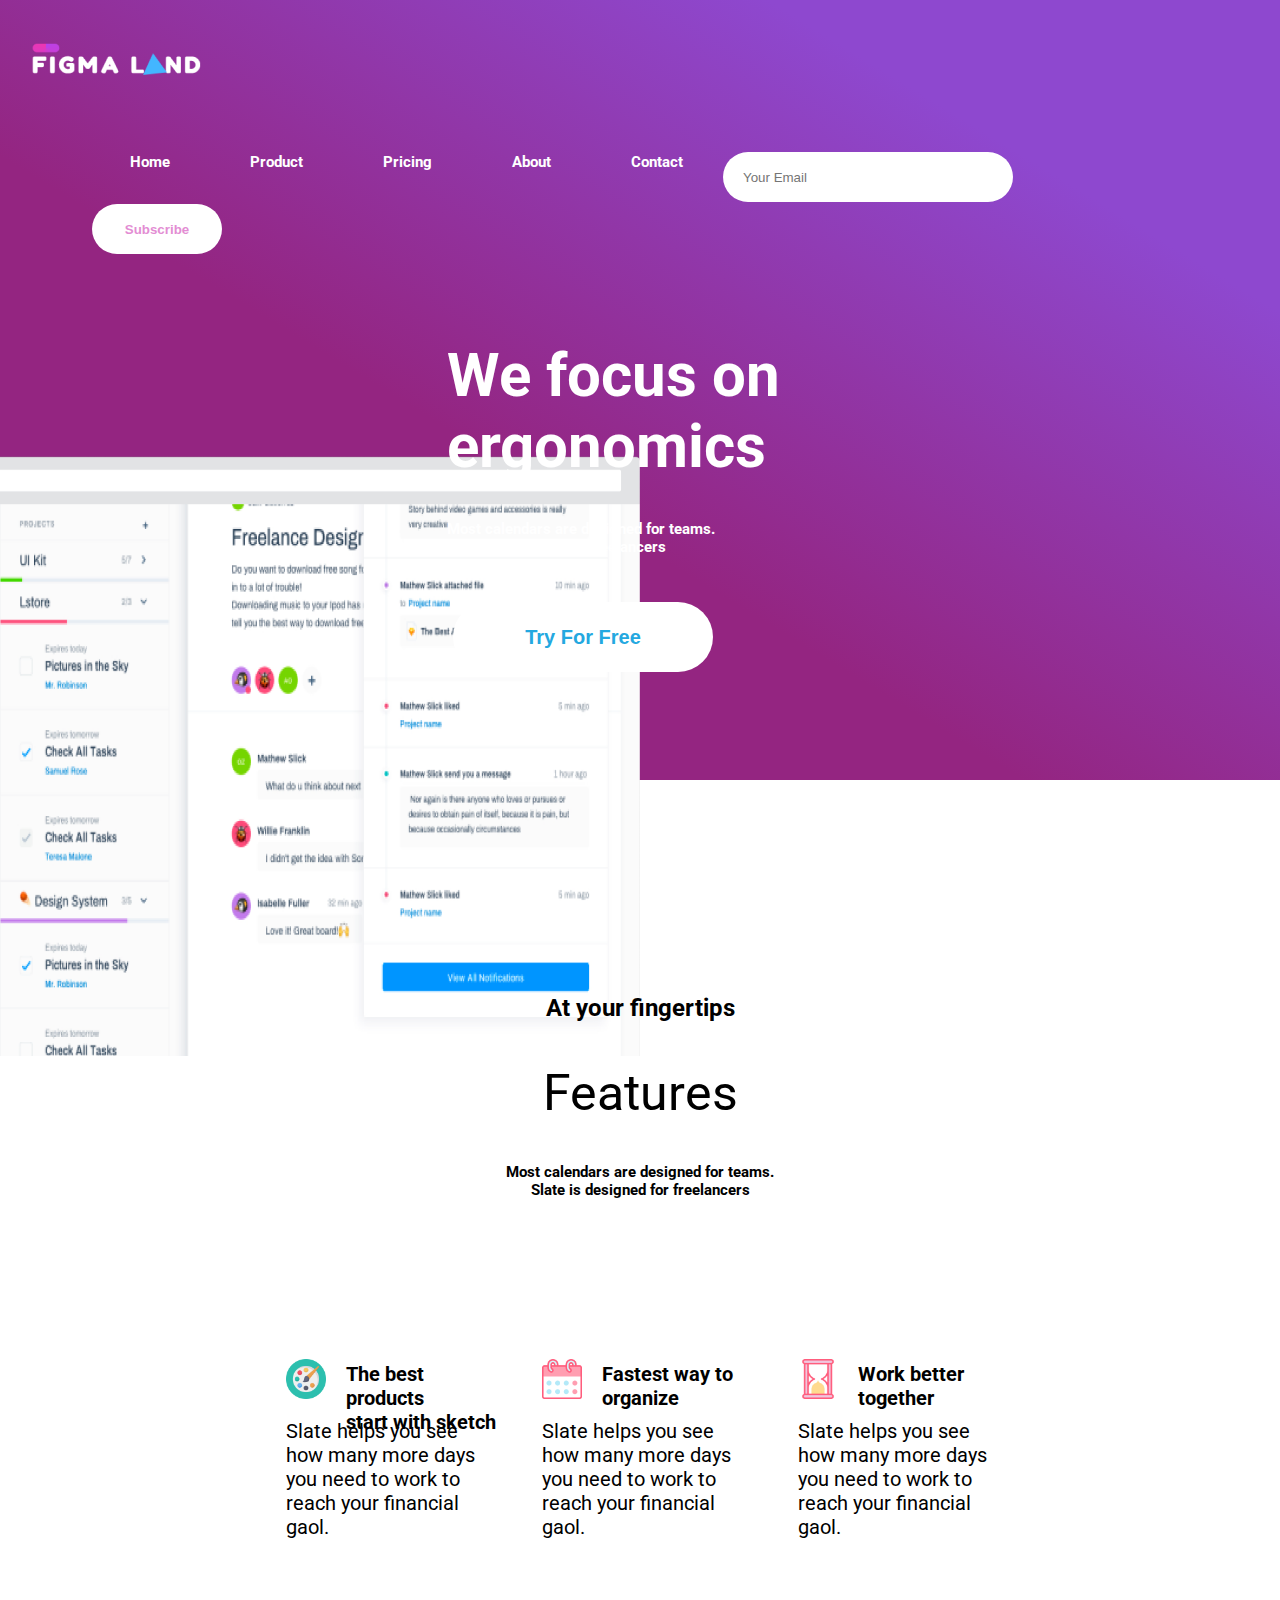
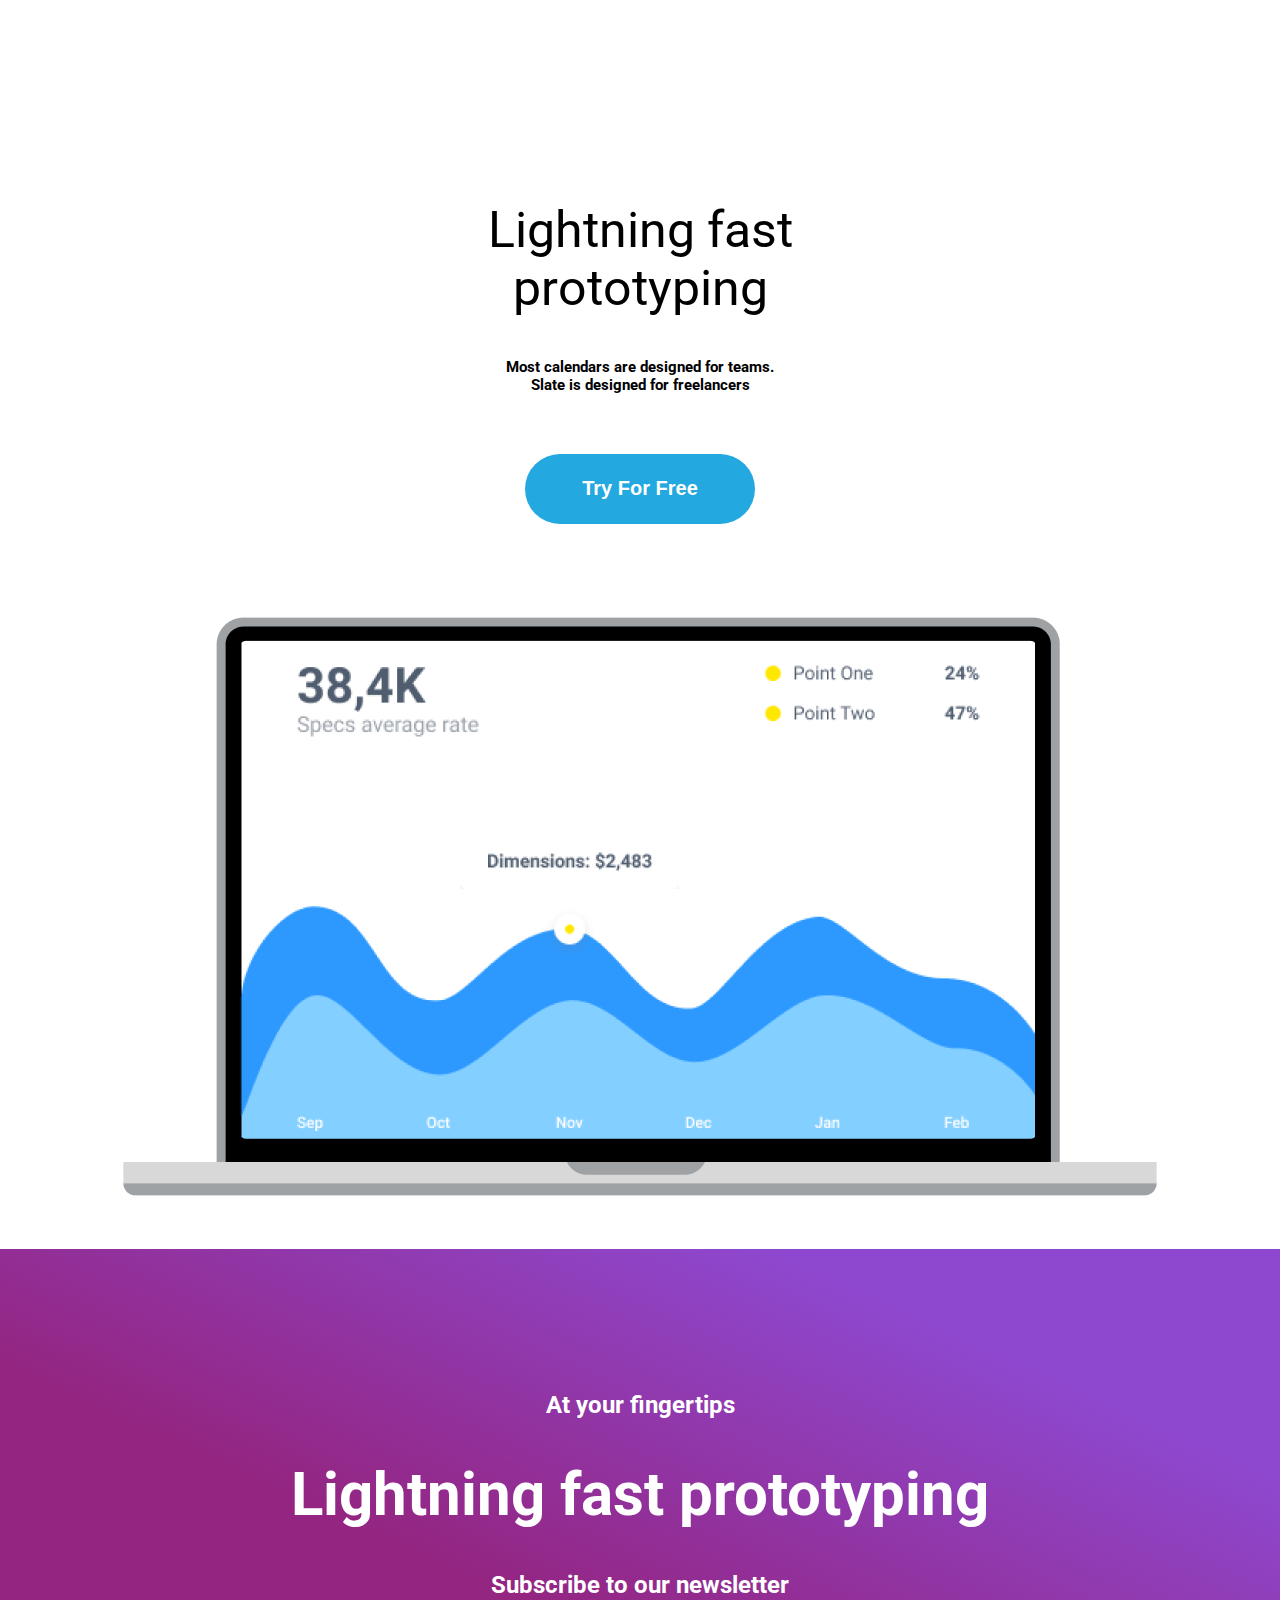
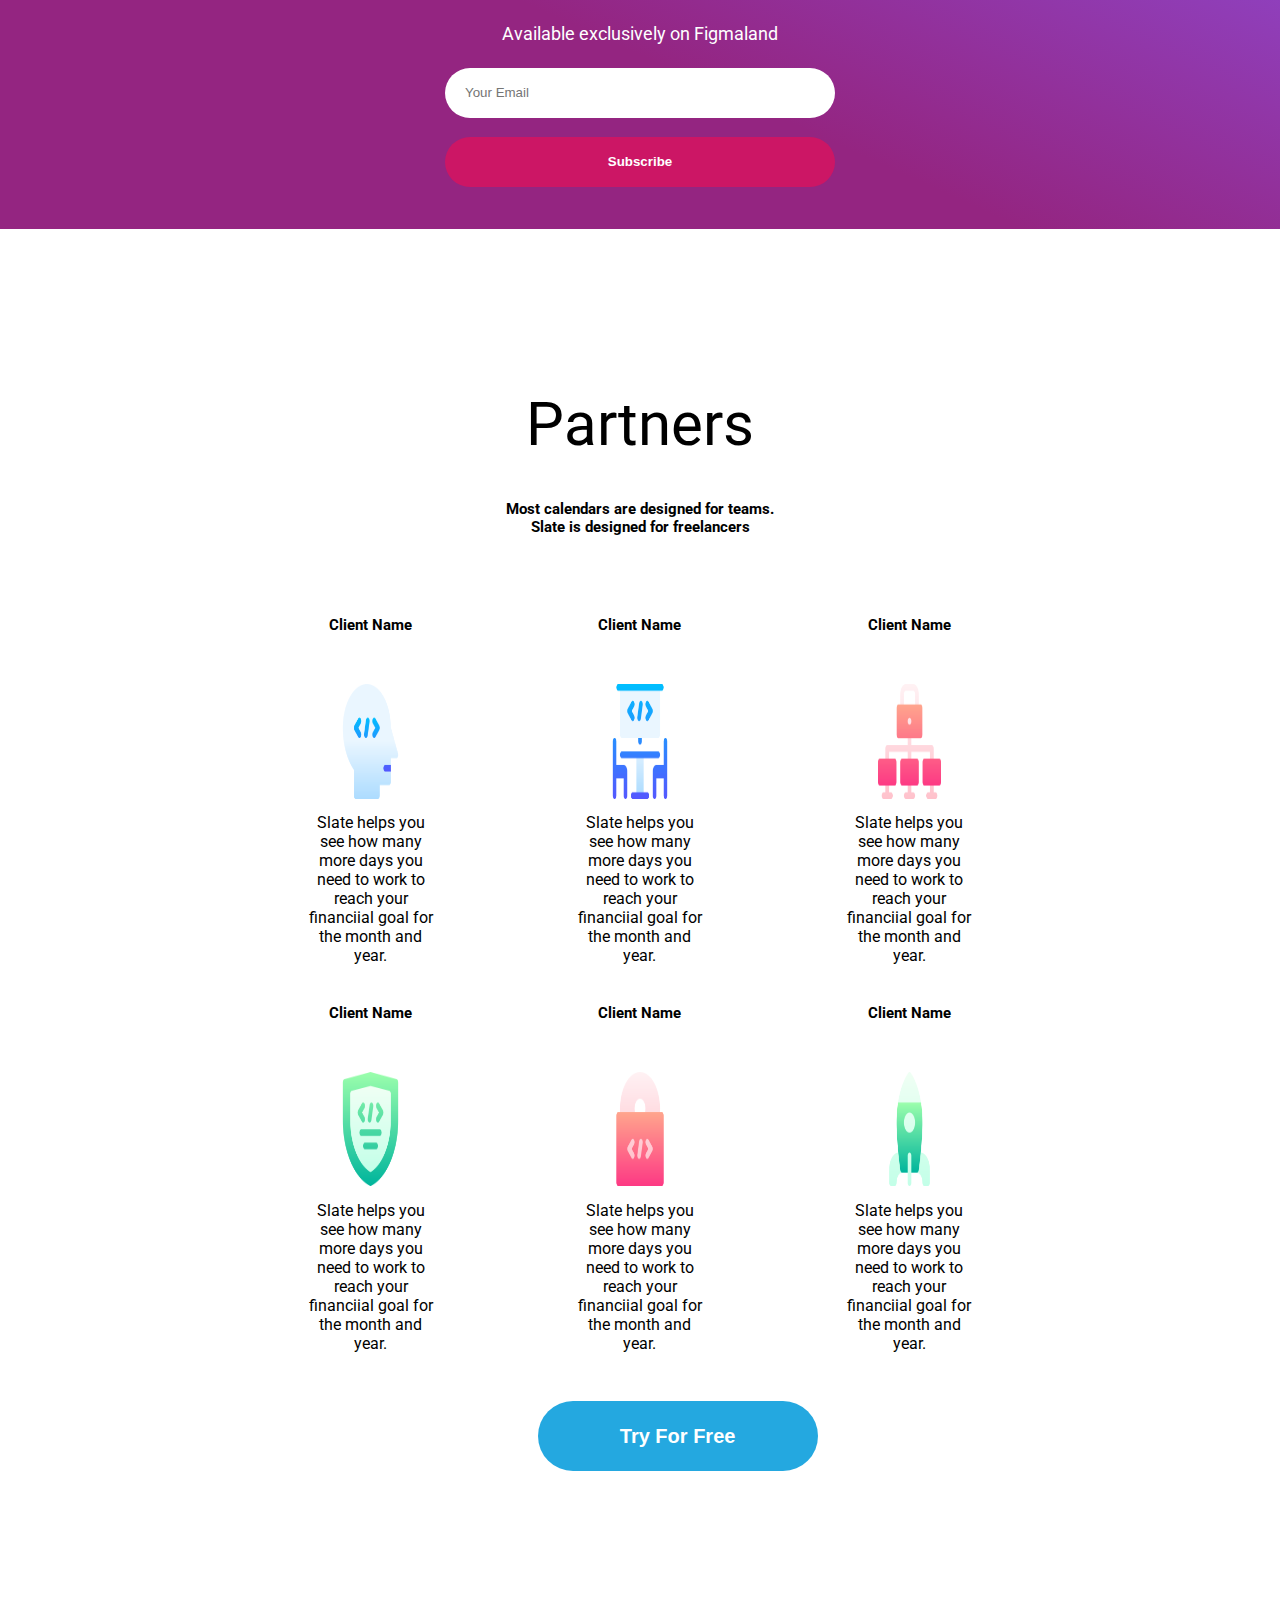
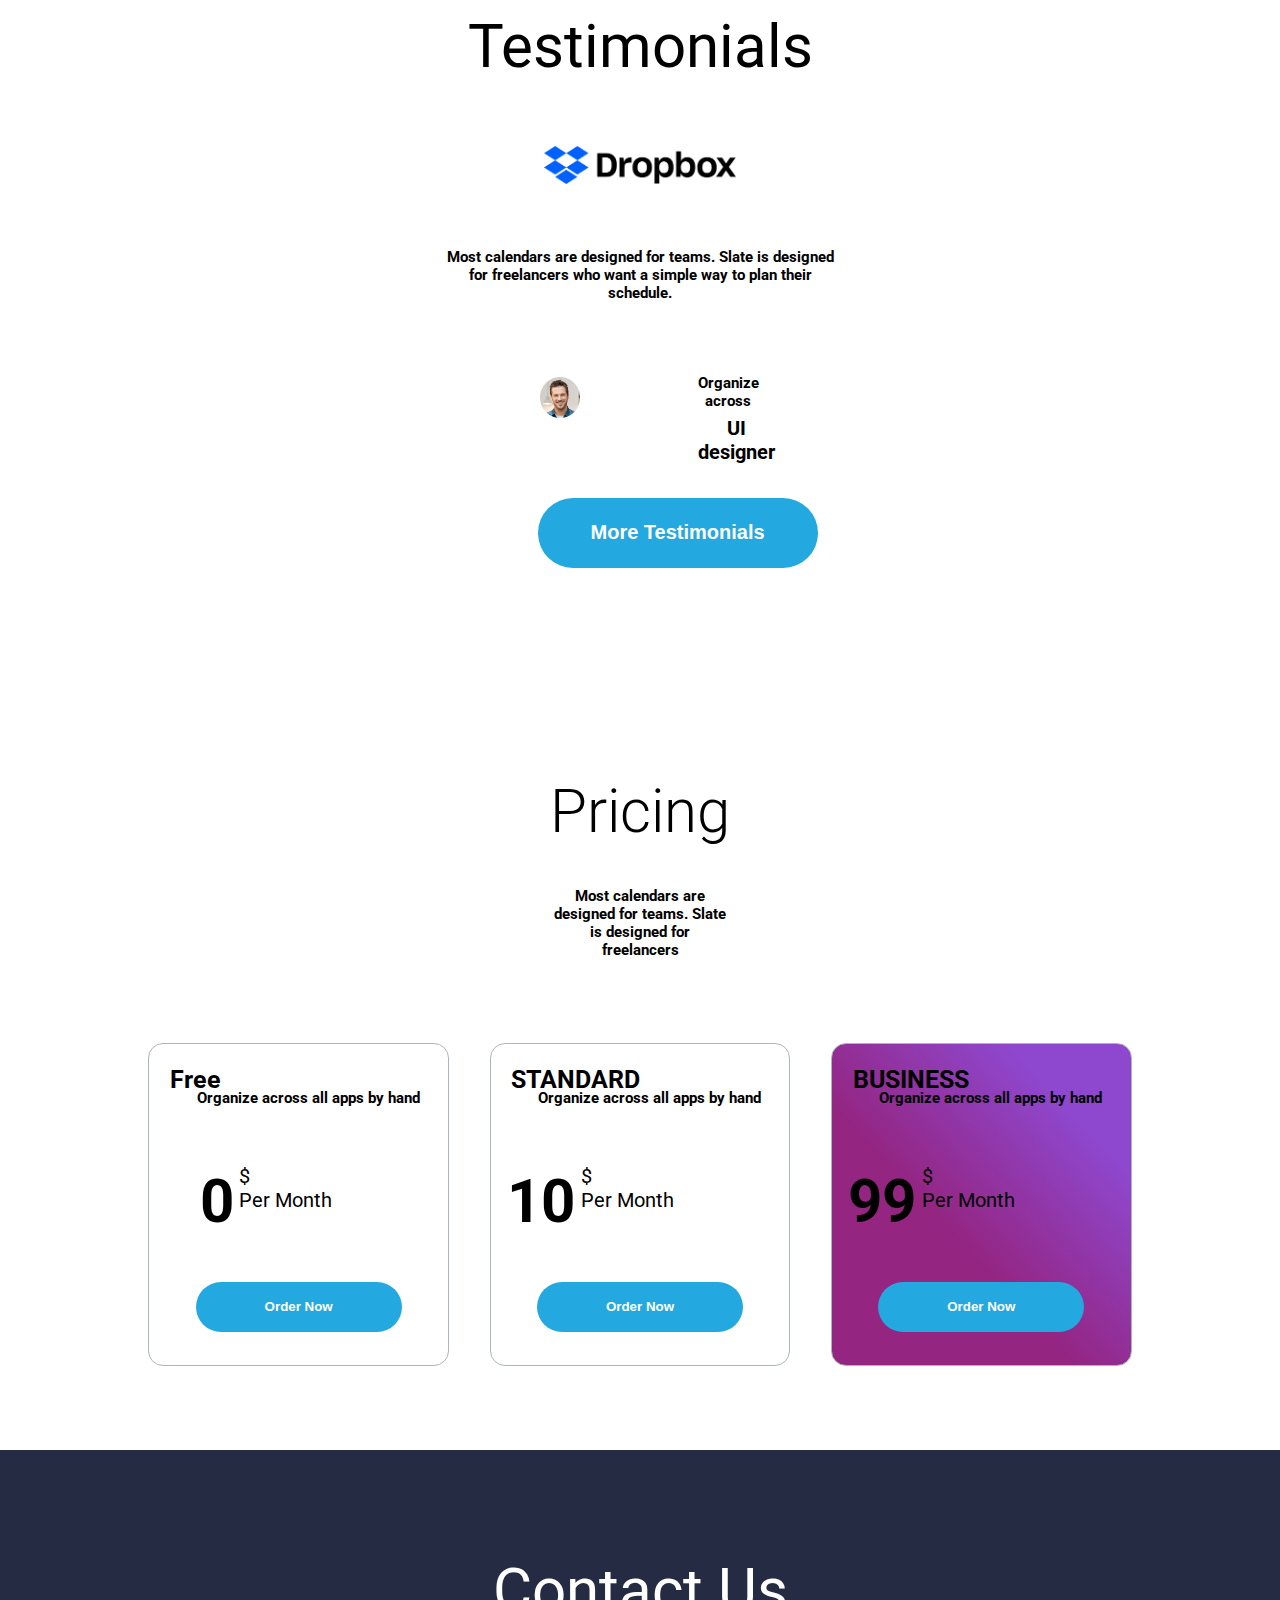
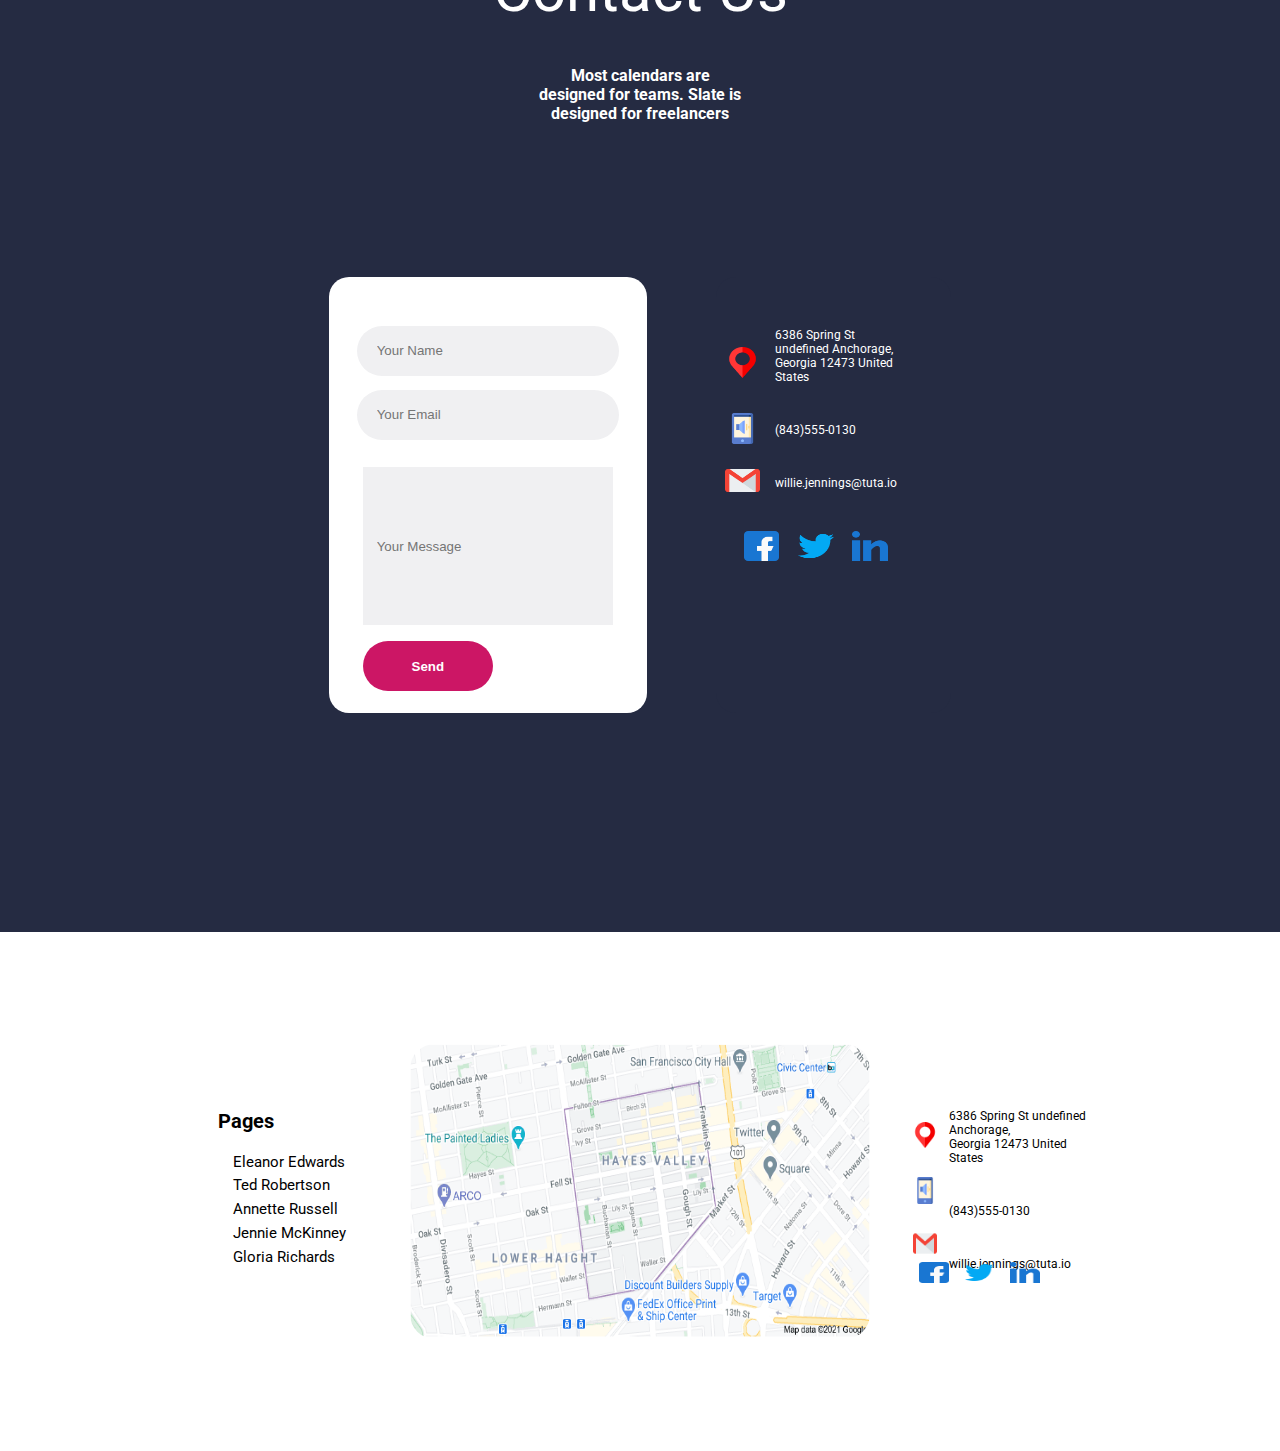
<file: index.html>
<!DOCTYPE html>
<html>
  <head>
    <link rel="stylesheet" href="styles1.css">
    <link rel="preconnect" href="https://fonts.gstatic.com">
    <link href="https://fonts.googleapis.com/css2?family=Roboto:ital,wght@0,300;1,100&display=swap" rel="stylesheet">
    <meta name="viewport" content="width=device-width, initial-scale=1.0" >
    <title>
      Figma Land
    </title>
  </head>
  
  <body>
     <header>
         <div class="box">
            <div class="nav">
                <img src="logo.png">
                <div class="menu">
                    <ul>
                        <li><a>Home</a></li>
                        <li><a>Product</a></li>
                        <li><a>Pricing</a></li>
                        <li><a>About</a></li>
                        <li><a>Contact</a></li>
                        <li><input class="input_field" type="text" placeholder="Your Email"></li>
                        <li><button class="button" type="submit">Subscribe</button></li>
                        <a class="icon">&#9776;</a>
                    </ul>
                </div>
            </div>  

            

            <div class="tagline">
                <img src="screen_content4.png">
                <h1 class="web_h1">We focus on<br> ergonomics</h1>
                <h1 class="mobile_h1">Lightning fast<br> prototyping</h1>
                <h4>Most calendars are designed for teams. <br>Slate is designed for freelancers</h4>
                <button class="button">Try For Free</button>
            </div>

         </div>
     </header>

     <main>
        
        <br><br><br><br><br><br>

        <div class="section2">
            <h3>At your fingertips</h3>
            <h2>Features</h2>
            <h4>Most calendars are designed for teams. <br>Slate is designed for freelancers</h4>

            
            <div class="flex_container">
                <div class="flexbox">
                    <img src="icon1.png" height="40px" width="40px">
                    <h5>The best products <br> start with sketch</h5>
                    <p>Slate helps you see how many more days you need to work to reach your financial gaol.</p>
                </div>
                <div class="flexbox">
                    <img src="icon2.png" height="40px" width="40px">
                    <h5>Fastest way to <br> organize</h5>
                    <p>Slate helps you see how many more days you need to work to reach your financial gaol.</p>
                </div>
                <div class="flexbox">
                    <img src="icon3.png" height="40px" width="40px">
                    <h5>Work better <br> together</h5>
                    <p>Slate helps you see how many more days you need to work to reach your financial gaol.</p>
                </div>
            </div>
        
        </div>

        <div class="section3">
                <h2>Lightning fast <br> prototyping</h2>
                <h4>Most calendars are designed for teams. <br>Slate is designed for freelancers</h4>
                <button class="button">Try For Free</button>
        </div>

        <img class="laptop" src="laptop.png">

        <div class="section4">
                <div class="box">
                    <br><br><br><br>
                    <h3>At your fingertips</h3>
                    <h1 class="web_h1">Lightning fast prototyping</h1>
                    <h1 class="mobile_h1">Newsletter</h1>
                    <h3>Subscribe to our newsletter</h3>
                    <h4>Available exclusively on Figmaland</h4>
                    <input class="input_field" placeholder="Your Email"><br>
                    <button class="button">Subscribe</button>
                </div>
            </div>

        <div class="section5">
                <h1>Partners</h1>
                <h4>Most calendars are designed for teams. <br>Slate is designed for freelancers</h4>
    
                <div class="grid_wrapper">
                    <div class="item">
                        <h4>Client Name</h4>
                        <img src="gridico1.png">
                        <p>Slate helps you see how many more days you need to work to reach your financiial goal for the month and year.</p>
                    </div>
                    <div class="item">
                            <h4>Client Name</h4>
                            <img src="gridico2.png">
                            <p>Slate helps you see how many more days you need to work to reach your financiial goal for the month and year.</p>
                    </div>
                    <div class="item">
                            <h4>Client Name</h4>
                            <img src="gridico3.png">
                            <p>Slate helps you see how many more days you need to work to reach your financiial goal for the month and year.</p>
                    </div>
                    <div class="item">
                            <h4>Client Name</h4>
                            <img src="gridico4.png">
                            <p>Slate helps you see how many more days you need to work to reach your financiial goal for the month and year.</p>
                    </div>                
                    <div class="item">
                            <h4>Client Name</h4>
                            <img src="gridico5.png">
                            <p>Slate helps you see how many more days you need to work to reach your financiial goal for the month and year.</p>
                    </div>                
                    <div class="item">
                            <h4>Client Name</h4>
                            <img src="gridico6.png">
                            <p>Slate helps you see how many more days you need to work to reach your financiial goal for the month and year.</p>
                    </div>                
                </div>
                <button class="button">Try For Free</button>
    
            </div>
    
            <div class="section6">
                    <h1>Testimonials</h1>
                    <img class="dropbox_logo" src="dropbox_logo.png">
                    <h4>Most calendars are designed for teams. Slate is designed for freelancers who want a simple way to plan their schedule.</h4>
                    <div class="user" >
                        <img src="guy.png">
                        <h4>Organize across</h4>
                        <h3>UI designer</h3>
                    </div>
                    <button class="button">More Testimonials</button>
            </div>

            <div class="section7">
                <h1>Pricing</h1>
                <h4>Most calendars are designed for teams. Slate is designed for freelancers</h4>
                <div class="flex_container">
                        <div class="flexbox">
                            <h3>Free</h3>
                            <h5>Organize across all apps by hand</h5>
                            <div class="dollar">
                                <h4>0</h4>
                                <span>$</span><br>
                                <span>Per Month</span>
                            </div>
                            <button class="button">Order Now</button>
                        </div>
                        <div class="flexbox">
                            <h3>STANDARD</h3>
                            <h5>Organize across all apps by hand</h5>
                            <div class="dollar">
                                <h4>10</h4>
                                <span>$</span><br>
                                <span>Per Month</span>
                            </div>
                            <button class="button">Order Now</button>
                        </div>
                        <div class="flexbox gbox" >
                            <h3>BUSINESS</h3>
                            <h5>Organize across all apps by hand</h5>
                            <div class="dollar">
                                <h4>99</h4>
                                <span>$</span><br>
                                <span>Per Month</span>
                            </div> 
                            <button class="button">Order Now</button>
                            </div>
                        </div>
                </div>
            </div>

            <div class="section8">
                <h1>Contact Us</h1>
                <h4>Most calendars are designed for teams. Slate is designed for freelancers</h4>

                <div class="flex_container">
                        <div class="flexbox" >
                            <input class="input_field" placeholder="Your Name">
                            <input class="input_field" placeholder="Your Email">
                            <input class="input_mfield" placeholder="Your Message">
                            <button class="button">Send</button>

                        </div>
                        <div class="flexbox" id="social">
                            <div class="contact">
                                <img src="pin.png" class="pin">
                                <span >6386 Spring St undefined Anchorage,<br> Georgia 12473 United States</span>
                            </div>
                            <div class="contact">
                                    <img src="phone.png" class="phone">
                                    <span>(843)555-0130</span>
                            </div>

                            <div class="contact">
                                    <img src="email.png" class="email">
                                    <span class="smail">willie.jennings@tuta.io</span>
                            </div>

                            <div class="social">
                                <img src="twitter.png" class="twitter">
                                <img src="facebook.png" class="facebook">
                                <img src="linkedin.png" class="linkedin">
                            </div>
                        </div>
                </div>
            </div>

            
                
            

     </main>

     <footer>
        <div class="section9">
            <div class="flex_container">
                <div class="pages flexbox">
                    <h3>Pages</h3>
                    <ul>
                        <li>Eleanor Edwards</li>
                        <li>Ted Robertson</li>
                        <li>Annette Russell</li>
                        <li>Jennie McKinney</li>
                        <li>Gloria Richards</li>
                    </ul>

                </div>
                <div class="map flexbox" id="map">
                    <img src="map.png">
                </div>
                <div class="contacts flexbox" id="social2">
                        <div class="contact">
                                <img src="pin.png" class="pin">
                                <span >6386 Spring St undefined Anchorage,<br> Georgia 12473 United States</span>
                            </div>
                            <div class="contact">
                                    <img src="phone.png" class="phone">
                                    <span>(843)555-0130</span>
                            </div>

                            <div class="contact">
                                    <img src="email.png" class="email">
                                    <span class="smail">willie.jennings@tuta.io</span>
                            </div>

                            <div class="social">
                                <img src="twitter.png" class="twitter">
                                <img src="facebook.png" class="facebook">
                                <img src="linkedin.png" class="linkedin">
                            </div>
                </div>
            </div>
        </div>
     </footer>
  </body>
</html>
</file>
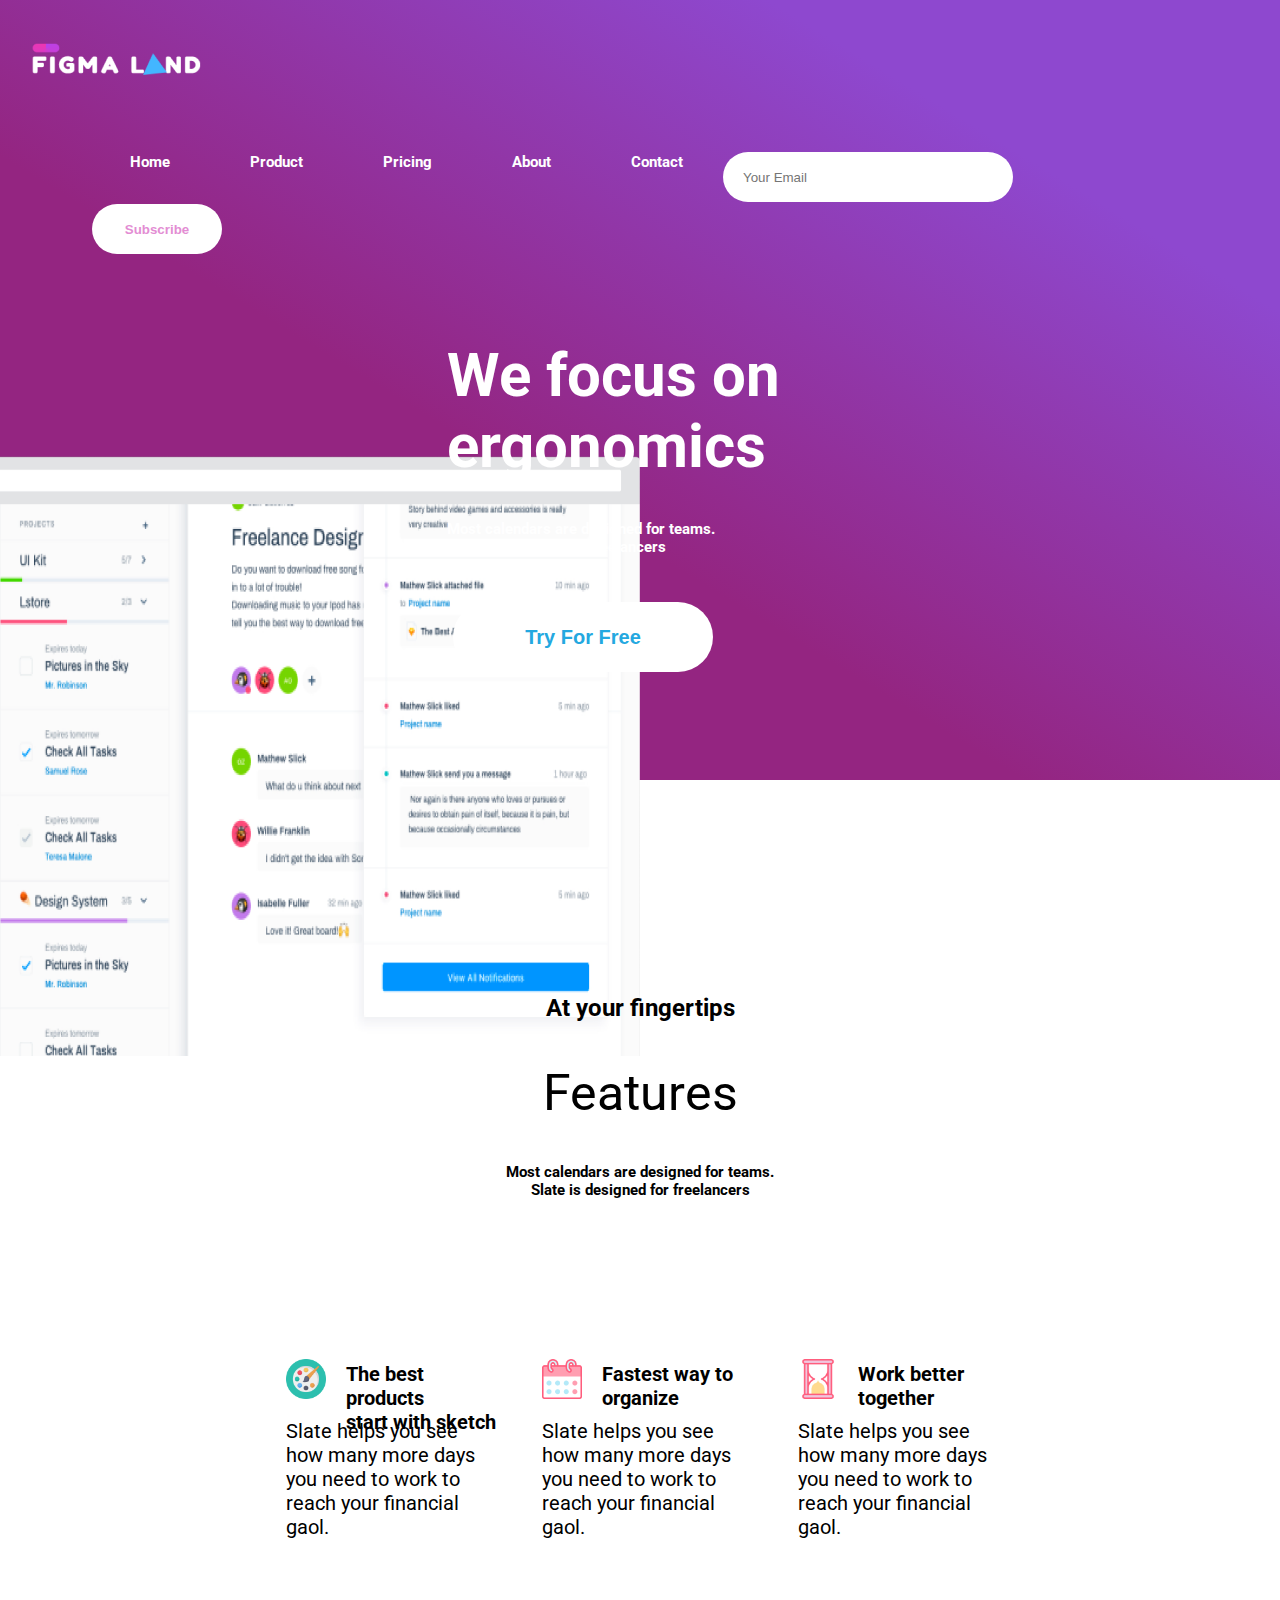
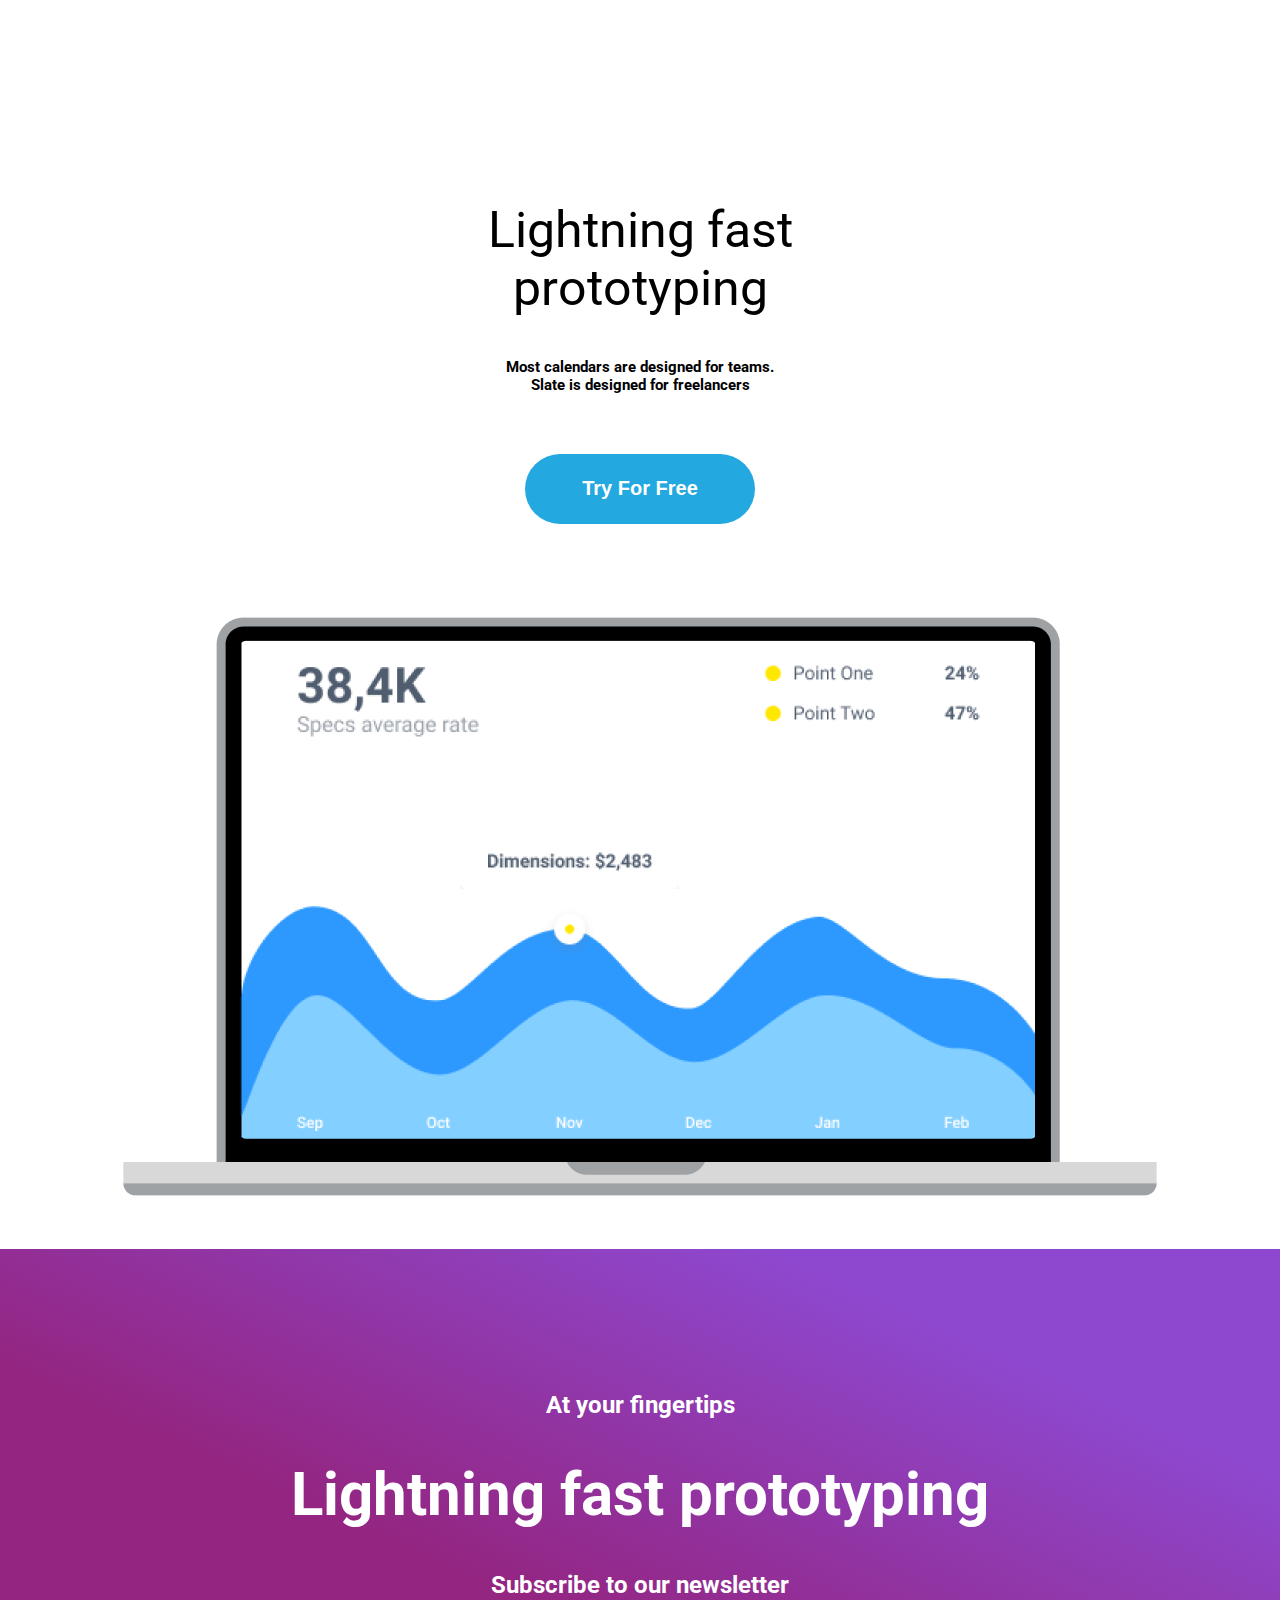
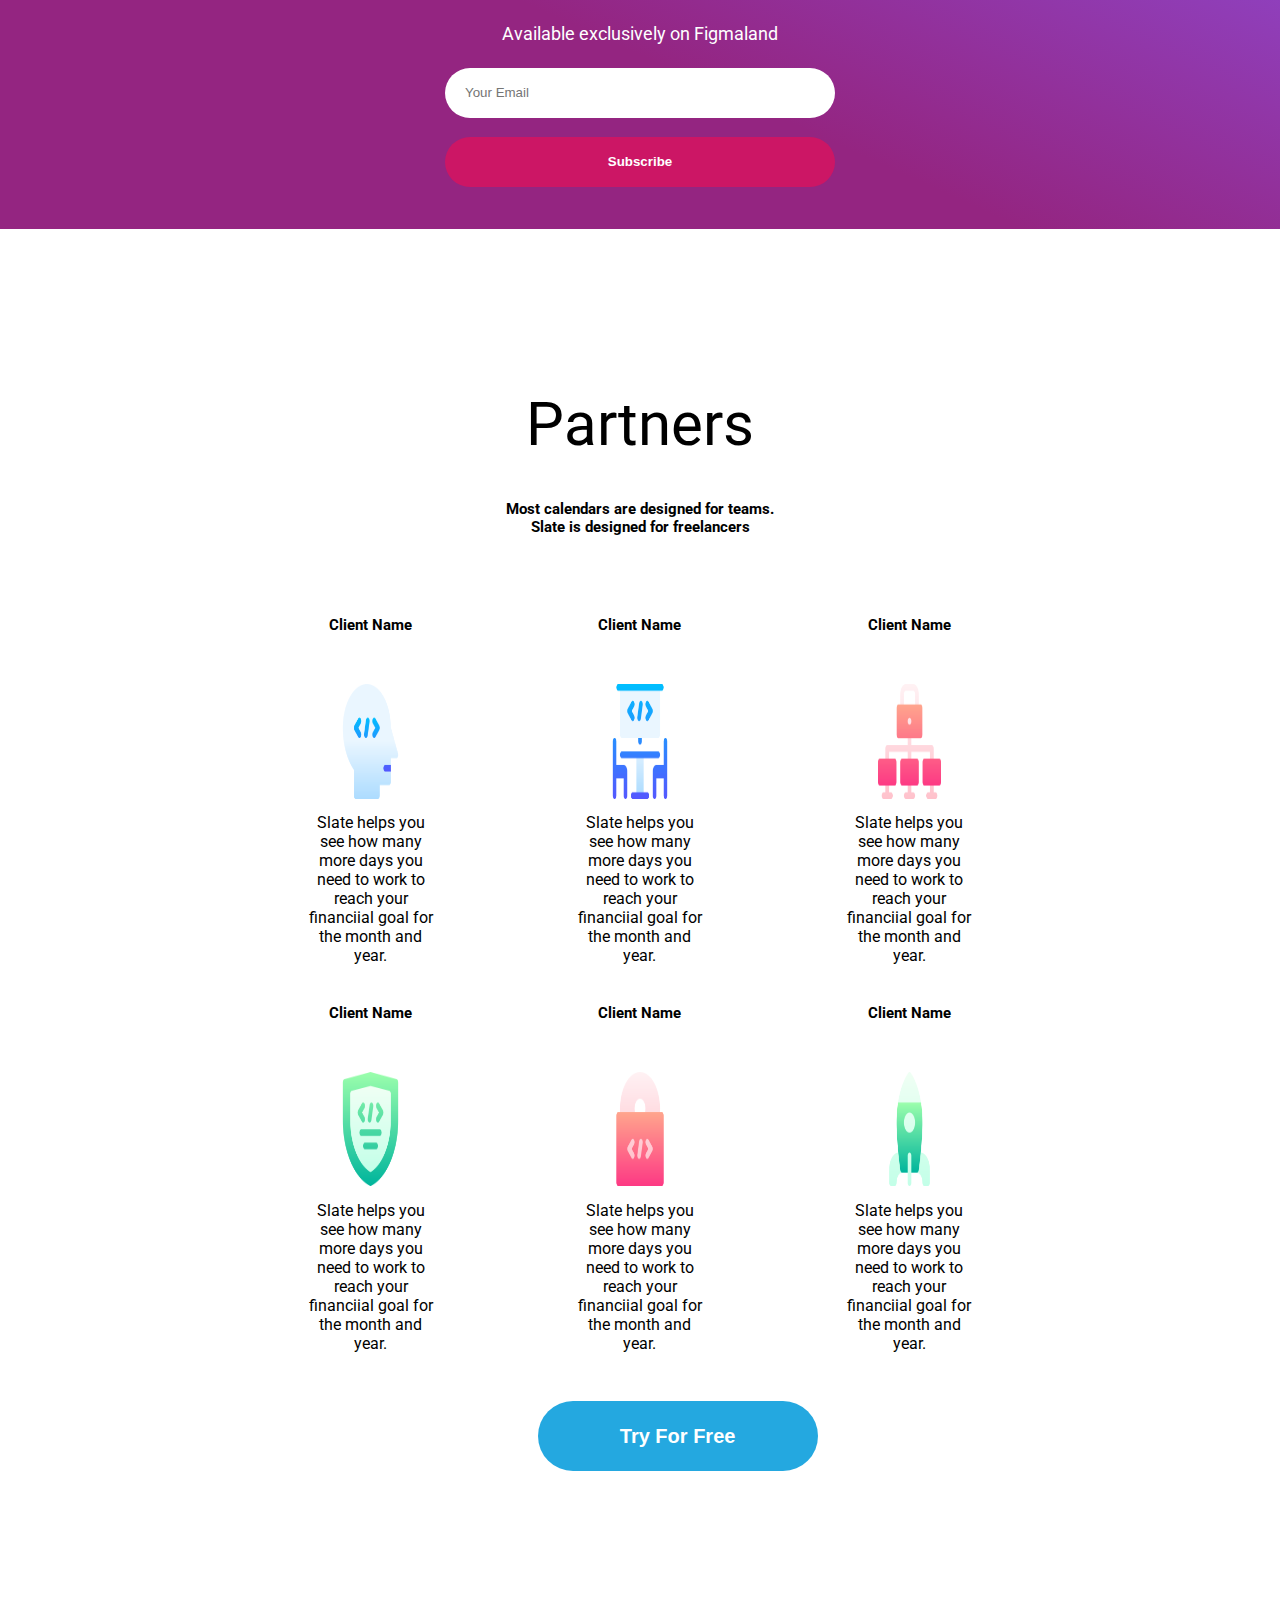
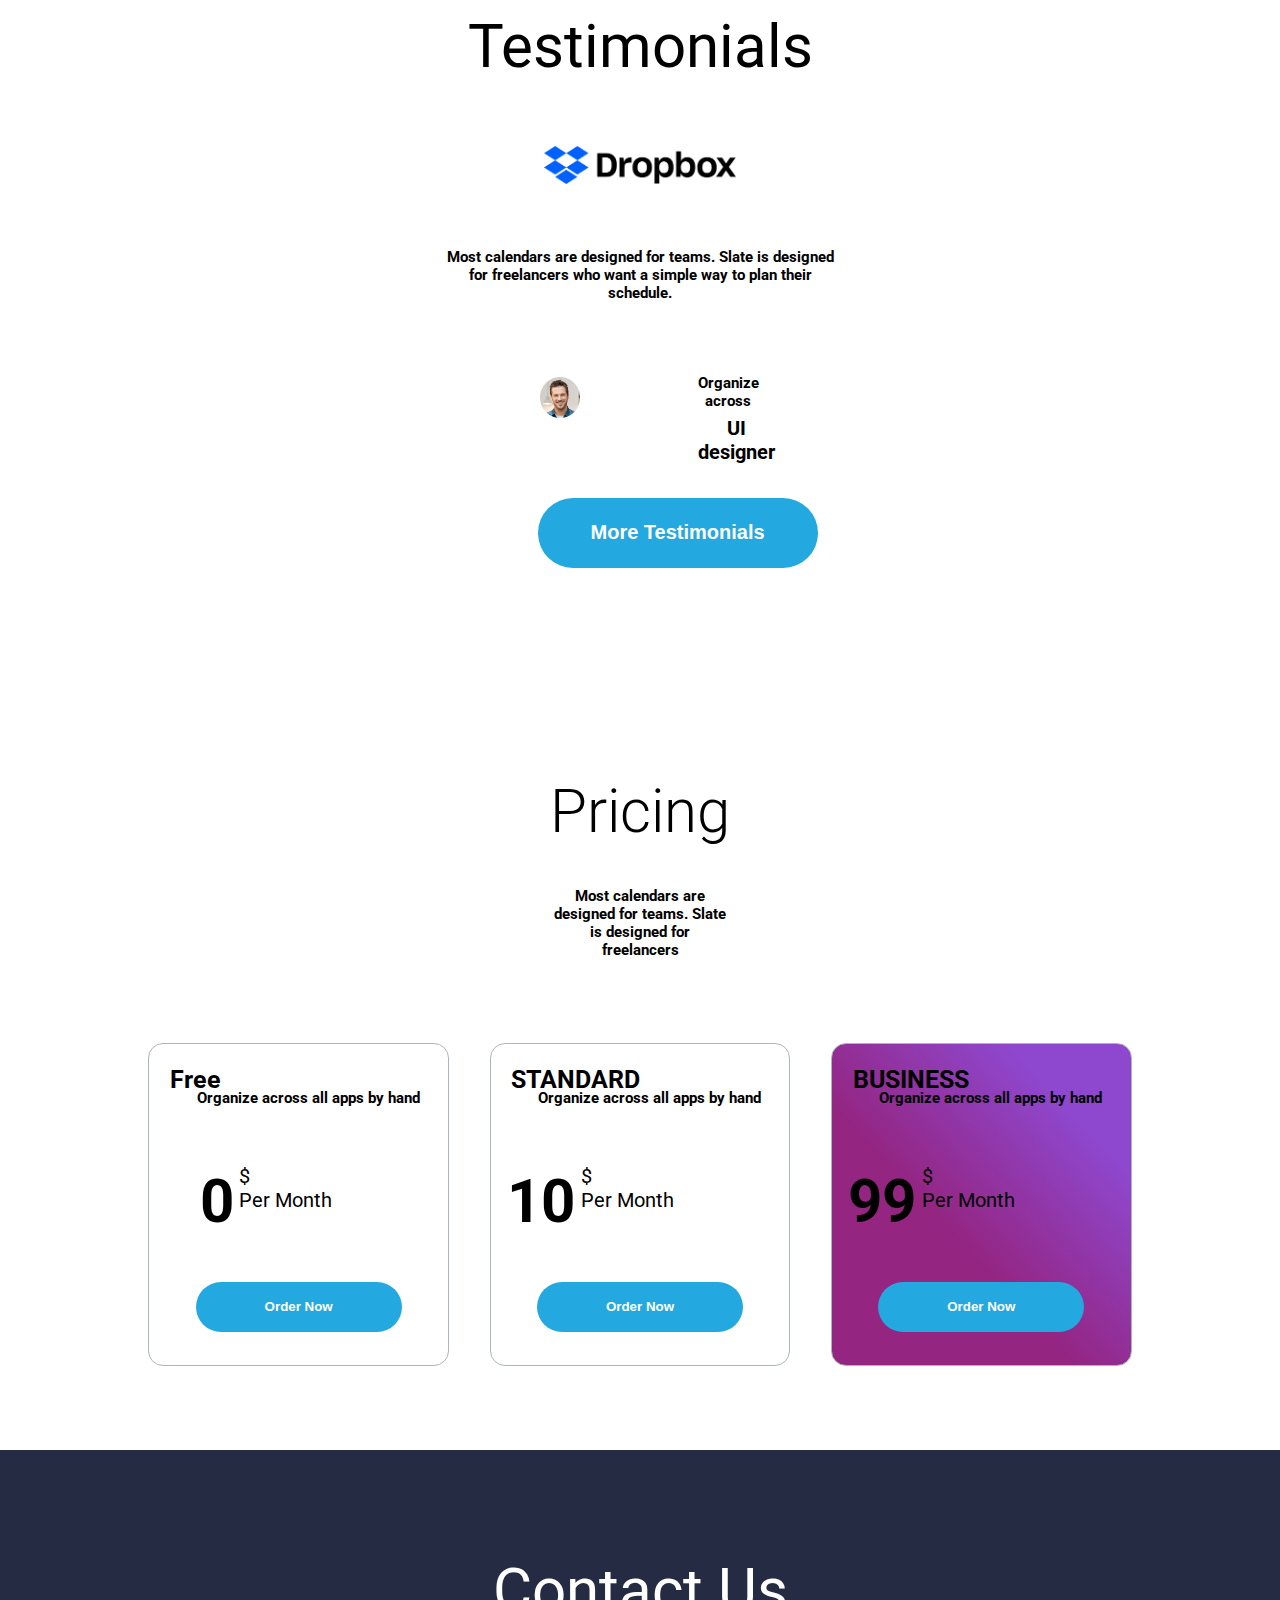
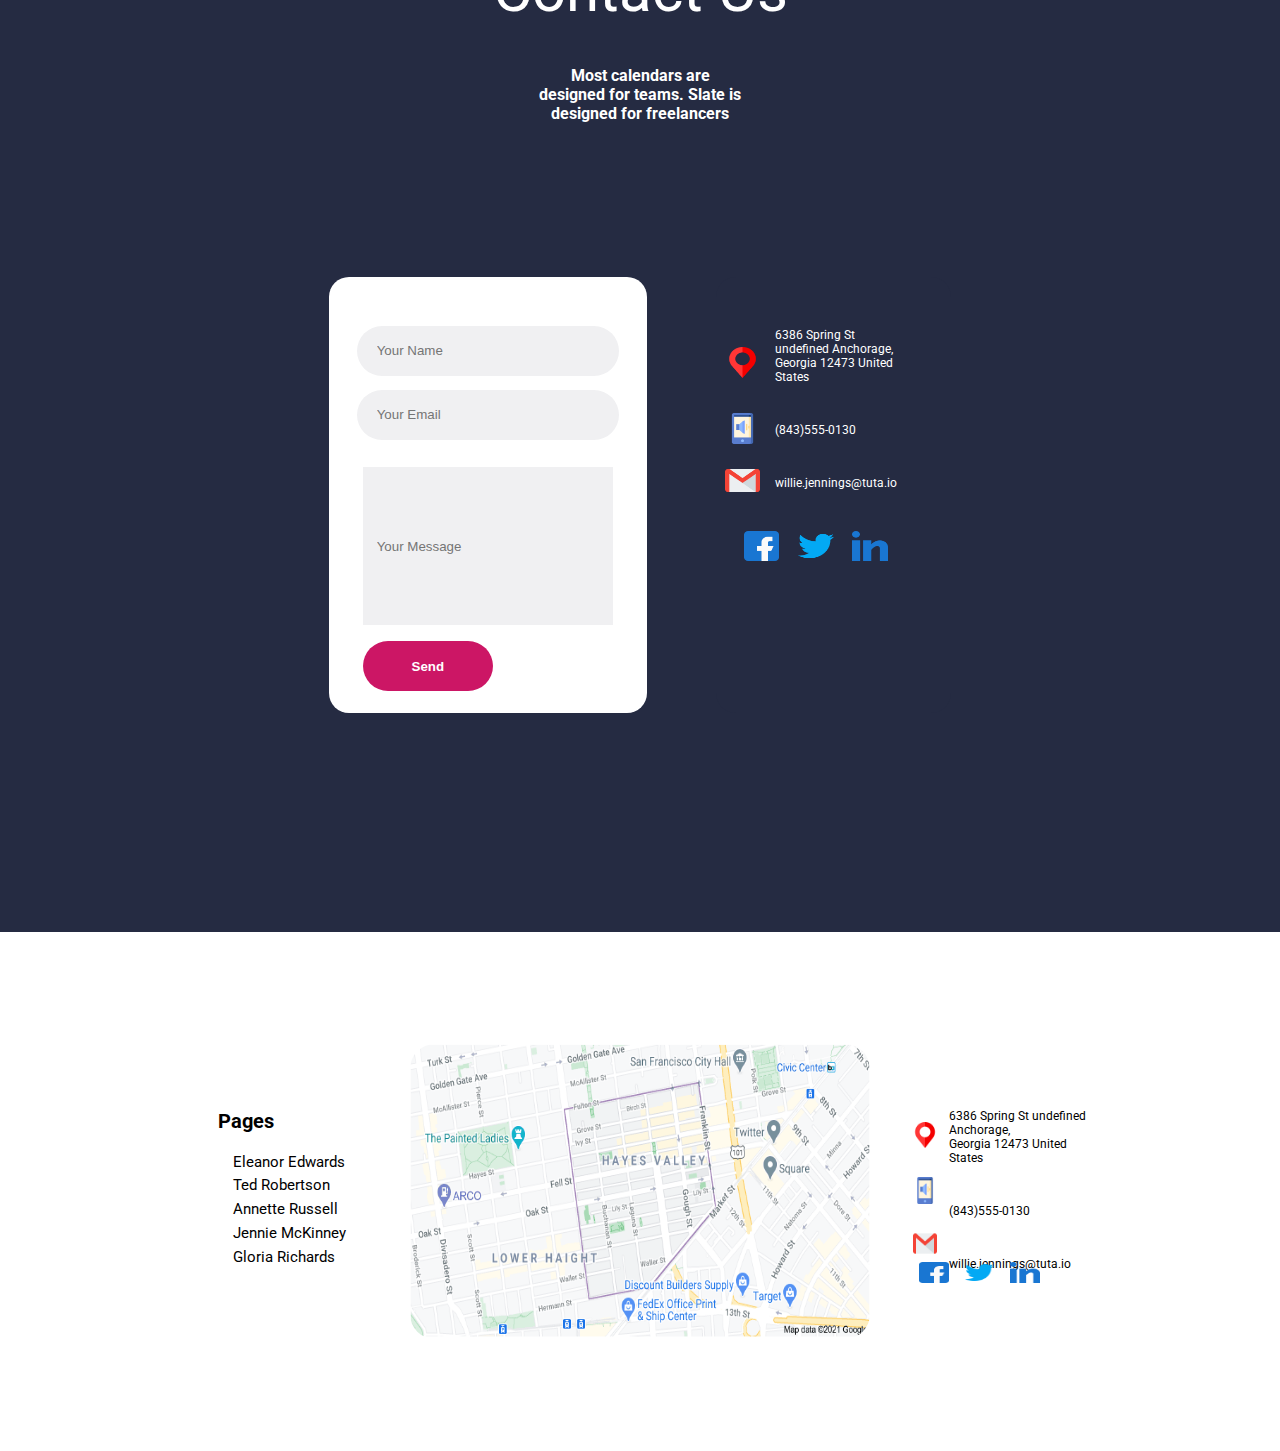
<file: home.html>
<!DOCTYPE html>
<html>
  <head>
    <link rel="stylesheet" href="styles1.css">
    <link rel="preconnect" href="https://fonts.gstatic.com">
    <link href="https://fonts.googleapis.com/css2?family=Roboto:ital,wght@0,300;1,100&display=swap" rel="stylesheet">
    <meta name="viewport" content="width=device-width, initial-scale=1.0" >
    <title>
      Figma Land
    </title>
  </head>
  
  <body>
     <header>
         <div class="box">
            <div class="nav">
                <img src="logo.png">
                <div class="menu">
                    <ul>
                        <li><a>Home</a></li>
                        <li><a>Product</a></li>
                        <li><a>Pricing</a></li>
                        <li><a>About</a></li>
                        <li><a>Contact</a></li>
                        <li><input class="input_field" type="text" placeholder="Your Email"></li>
                        <li><button class="button" type="submit">Subscribe</button></li>
                        <a class="icon">&#9776;</a>
                    </ul>
                </div>
            </div>  

            

            <div class="tagline">
                <img src="screen_content4.png">
                <h1 class="web_h1">We focus on<br> ergonomics</h1>
                <h1 class="mobile_h1">Lightning fast<br> prototyping</h1>
                <h4>Most calendars are designed for teams. <br>Slate is designed for freelancers</h4>
                <button class="button">Try For Free</button>
            </div>

         </div>
     </header>

     <main>
        
        <br><br><br><br><br><br>

        <div class="section2">
            <h3>At your fingertips</h3>
            <h2>Features</h2>
            <h4>Most calendars are designed for teams. <br>Slate is designed for freelancers</h4>

            
            <div class="flex_container">
                <div class="flexbox">
                    <img src="icon1.png" height="40px" width="40px">
                    <h5>The best products <br> start with sketch</h5>
                    <p>Slate helps you see how many more days you need to work to reach your financial gaol.</p>
                </div>
                <div class="flexbox">
                    <img src="icon2.png" height="40px" width="40px">
                    <h5>Fastest way to <br> organize</h5>
                    <p>Slate helps you see how many more days you need to work to reach your financial gaol.</p>
                </div>
                <div class="flexbox">
                    <img src="icon3.png" height="40px" width="40px">
                    <h5>Work better <br> together</h5>
                    <p>Slate helps you see how many more days you need to work to reach your financial gaol.</p>
                </div>
            </div>
        
        </div>

        <div class="section3">
                <h2>Lightning fast <br> prototyping</h2>
                <h4>Most calendars are designed for teams. <br>Slate is designed for freelancers</h4>
                <button class="button">Try For Free</button>
        </div>

        <img class="laptop" src="laptop.png">

        <div class="section4">
                <div class="box">
                    <br><br><br><br>
                    <h3>At your fingertips</h3>
                    <h1 class="web_h1">Lightning fast prototyping</h1>
                    <h1 class="mobile_h1">Newsletter</h1>
                    <h3>Subscribe to our newsletter</h3>
                    <h4>Available exclusively on Figmaland</h4>
                    <input class="input_field" placeholder="Your Email"><br>
                    <button class="button">Subscribe</button>
                </div>
            </div>

        <div class="section5">
                <h1>Partners</h1>
                <h4>Most calendars are designed for teams. <br>Slate is designed for freelancers</h4>
    
                <div class="grid_wrapper">
                    <div class="item">
                        <h4>Client Name</h4>
                        <img src="gridico1.png">
                        <p>Slate helps you see how many more days you need to work to reach your financiial goal for the month and year.</p>
                    </div>
                    <div class="item">
                            <h4>Client Name</h4>
                            <img src="gridico2.png">
                            <p>Slate helps you see how many more days you need to work to reach your financiial goal for the month and year.</p>
                    </div>
                    <div class="item">
                            <h4>Client Name</h4>
                            <img src="gridico3.png">
                            <p>Slate helps you see how many more days you need to work to reach your financiial goal for the month and year.</p>
                    </div>
                    <div class="item">
                            <h4>Client Name</h4>
                            <img src="gridico4.png">
                            <p>Slate helps you see how many more days you need to work to reach your financiial goal for the month and year.</p>
                    </div>                
                    <div class="item">
                            <h4>Client Name</h4>
                            <img src="gridico5.png">
                            <p>Slate helps you see how many more days you need to work to reach your financiial goal for the month and year.</p>
                    </div>                
                    <div class="item">
                            <h4>Client Name</h4>
                            <img src="gridico6.png">
                            <p>Slate helps you see how many more days you need to work to reach your financiial goal for the month and year.</p>
                    </div>                
                </div>
                <button class="button">Try For Free</button>
    
            </div>
    
            <div class="section6">
                    <h1>Testimonials</h1>
                    <img class="dropbox_logo" src="dropbox_logo.png">
                    <h4>Most calendars are designed for teams. Slate is designed for freelancers who want a simple way to plan their schedule.</h4>
                    <div class="user" >
                        <img src="guy.png">
                        <h4>Organize across</h4>
                        <h3>UI designer</h3>
                    </div>
                    <button class="button">More Testimonials</button>
            </div>

            <div class="section7">
                <h1>Pricing</h1>
                <h4>Most calendars are designed for teams. Slate is designed for freelancers</h4>
                <div class="flex_container">
                        <div class="flexbox">
                            <h3>Free</h3>
                            <h5>Organize across all apps by hand</h5>
                            <div class="dollar">
                                <h4>0</h4>
                                <span>$</span><br>
                                <span>Per Month</span>
                            </div>
                            <button class="button">Order Now</button>
                        </div>
                        <div class="flexbox">
                            <h3>STANDARD</h3>
                            <h5>Organize across all apps by hand</h5>
                            <div class="dollar">
                                <h4>10</h4>
                                <span>$</span><br>
                                <span>Per Month</span>
                            </div>
                            <button class="button">Order Now</button>
                        </div>
                        <div class="flexbox gbox" >
                            <h3>BUSINESS</h3>
                            <h5>Organize across all apps by hand</h5>
                            <div class="dollar">
                                <h4>99</h4>
                                <span>$</span><br>
                                <span>Per Month</span>
                            </div> 
                            <button class="button">Order Now</button>
                            </div>
                        </div>
                </div>
            </div>

            <div class="section8">
                <h1>Contact Us</h1>
                <h4>Most calendars are designed for teams. Slate is designed for freelancers</h4>

                <div class="flex_container">
                        <div class="flexbox" >
                            <input class="input_field" placeholder="Your Name">
                            <input class="input_field" placeholder="Your Email">
                            <input class="input_mfield" placeholder="Your Message">
                            <button class="button">Send</button>

                        </div>
                        <div class="flexbox" id="social">
                            <div class="contact">
                                <img src="pin.png" class="pin">
                                <span >6386 Spring St undefined Anchorage,<br> Georgia 12473 United States</span>
                            </div>
                            <div class="contact">
                                    <img src="phone.png" class="phone">
                                    <span>(843)555-0130</span>
                            </div>

                            <div class="contact">
                                    <img src="email.png" class="email">
                                    <span class="smail">willie.jennings@tuta.io</span>
                            </div>

                            <div class="social">
                                <img src="twitter.png" class="twitter">
                                <img src="facebook.png" class="facebook">
                                <img src="linkedin.png" class="linkedin">
                            </div>
                        </div>
                </div>
            </div>

            <div class="section9">
                <div class="flex_container">
                    <div class="pages flexbox">
                        <h3>Pages</h3>
                        <ul>
                            <li>Eleanor Edwards</li>
                            <li>Ted Robertson</li>
                            <li>Annette Russell</li>
                            <li>Jennie McKinney</li>
                            <li>Gloria Richards</li>
                        </ul>

                    </div>
                    <div class="map flexbox" id="map">
                        <img src="map.png">
                    </div>
                    <div class="contacts flexbox" id="social2">
                            <div class="contact">
                                    <img src="pin.png" class="pin">
                                    <span >6386 Spring St undefined Anchorage,<br> Georgia 12473 United States</span>
                                </div>
                                <div class="contact">
                                        <img src="phone.png" class="phone">
                                        <span>(843)555-0130</span>
                                </div>
    
                                <div class="contact">
                                        <img src="email.png" class="email">
                                        <span class="smail">willie.jennings@tuta.io</span>
                                </div>
    
                                <div class="social">
                                    <img src="twitter.png" class="twitter">
                                    <img src="facebook.png" class="facebook">
                                    <img src="linkedin.png" class="linkedin">
                                </div>
                    </div>
                </div>
            </div>

     </main>

     <footer></footer>
  </body>
</html>
</file>
<file: styles1.css>
body{
    font-family: 'Roboto', sans-serif;
    margin: 0;
}

.box {
    width: 100%;
    height: 780px;
    background-image: linear-gradient(to left bottom, #8e48cf 20%, #942581 60%);
}

.input_field {
    border: none;
    color: black;
    padding: 10px 20px;
    text-align: left;
    margin-top: 0px;
    border-radius: 25px;
    height: 30px;
    width: 250px;
}

.button {
    background-color: white;
    border: none;
    color: #e38dd3;
    padding: 10px 20px;
    text-align: center;
    text-decoration: none;
    display: inline-block;
    margin: 2px;
    cursor: pointer;
    border-radius: 25px;
    font-weight: bold;
    height: 50px;
    width: 130px;
}
h1 {
    font-weight: bolder;
    font-size: 60px;
    color: white;
}

h4 {
    font-weight: bold;
    font-size: 15px;
    color: black;
}

.nav img {
    margin-top: 20px;
    margin-left: 20px;
}

.menu {
    float: right;
}

.menu ul{
   list-style-type: none;
   overflow: hidden;
   margin:  50px;
}

.menu ul li {
    float: left;
}

.menu ul li a {
    font-size: 15px;
    color: white;
    font-weight: bold;
    margin: 40px;
}

.menu ul li input {
    margin-right: 30px;
}

.menu ul li button {
    margin-right: 100px;
}

.menu ul .icon {
    display: none;
}

.tagline img {
    margin-top: 150px;
    width: 50%;
    height: 600px;;
}

.tagline .web_h1 {
    float: right;
    font-weight: bolder;
    font-size: 60px;
    color: white;
    position: absolute;
    top: 300px;
    right: 500px;
}

.tagline .mobile_h1{
    display: none;
}

.tagline h4 {
    color: white;
    position: absolute;
    top: 500px;
    right: 565px;
}

.tagline button {
    top: 600px;
    right: 565px;
    position: absolute;
    border-radius: 35px;
    height: 70px;
    width: 260px;
    color: #24a8e0;
    font-size: 20px;
}

/* Section 2 */

h2 {
    font-weight: normal;
    text-align: center;
    font-size: 50px;
}

h3 {
    font-size: 24px;
    font-weight: bold;
    text-align: center;
}

.section2 {
    margin-top: 100px;
}

.section2 h3 {
    //font-size: 24px;
    //font-weight: bold;
    //text-align: center;
}

.section2 h2 {
    //font-weight: normal;
    //text-align: center;
    //font-size: 50px;
}

.section2 h4 {
    text-align: center;
    font-weight: bolder;
}

/* Flexbox 1 */
.flex_container {
    margin: 120px 20%;
    padding: auto 50px;;
    display: flex;
    background-color: white;
    //border: 1px solid black;
  }
  
.flexbox {
    background-color: white;
    margin: 10px;
    padding: 20px;
    font-size: 20px;
    //border: 1px solid black;

    position: relative;
  }

.flex_container .flexbox img {
    position: absolute;
    top: 30px;
}  

.flex_container .flexbox h5 {
    //float: right;
    //text-align: left;
    //margin-left: 60px;
    //margin-top: 0px; 
    position: absolute;
    font-size: 20px;
    font-weight: bold;
    display: block;
    top: 0px;
    left: 80px;
}  

.flex_container .flexbox p {
    text-align: left;
    margin: 70px 0px;

}

/*  End of FLexbox 1 */

/* Section 3 */

.section3{
    text-align: center;
    align-content: center;
}

.section3 h4 {
    text-align: center;
    font-weight: bolder;
}

.section3 button {
    background: #24a8e0;
    color: white;
    height: 70px;
    width: 230px;
    border-radius: 35px;
    font-size: 20px;
    margin: 40px auto;
}

.laptop {
    display: block;
    margin-left: auto;
    margin-right: auto;
}

/* Section 4 */

.section4 .box {
    width: 100%;
    height: 580px;
    text-align: center;
    align-content: center;
}

.section4 .box h3 {
    color: white;
    //margin-top: 100px;
}

.section4 .box .web_h1 {
    //text-align: center;
}

.section4 .box .mobile_h1 {
    display: none;
}

.section4 .box h4 {
    font-size: 18px;
    font-weight: normal;
    color: white;
    //text-align: center;
}

.section4 .box .input_field {
    width: 350px;
    margin: auto auto;
    display: block; 
}

.section4 .box button {
    background: #cc1665;
    color: white;
    margin: auto auto;
    display: block;
    width: 390px;
}

/* Section 5 */
.section5 h1 {
    color: black;
    font-weight: normal;
    text-align: center;
    margin-top: 160px;
}

.section5 h4 {
    text-align: center;
    font-weight: bolder;
    margin-bottom: 50px;
}

.grid_wrapper {
    display: grid;
    width: 60%;
    margin: 0 auto;
    grid-template-columns: 1fr 1fr 1fr;
    grid-gap: 40px;
}

.item {
    background: white;
    color: black;
    padding: 10px;
    //border: 1px solid black;
}

.grid_wrapper .item img {
    width: 30%;
    height: 35%;
    margin-left: 35%;
}

.grid_wrapper .item p {
    text-align: center;
    font-weight: normal;
    margin: 5% 20%; 
}

.section5 button {
    background: #24a8e0;
    color: white;
    height: 70px;
    width: 280px;
    border-radius: 35px;
    font-size: 20px;
    margin: 80px 42%;
}

/* Section 6 */

.section6 h1 {
    margin-top: 60px;
    color: black;
    text-align: center;
    font-weight: normal;
}

.section6 .dropbox_logo {
    width: 15%;
    height: 20%;
    display: block;
    margin: 5% auto auto;
}

.section6 h4 {
    display: block;
    text-align: center;
    margin: 5% 34%;
}

.section6 .user {
    display: flex;
    padding: auto 80px;;
    text-align: center;
    align-items: center;
    position: relative;
    //border: 1px solid black;
    margin: 0 42%;
}

.section6 .user img {
    width: 20%;
    height: 20%;
    position: relative;
    left: -80px;
    //top: 8px;
    margin: 5% auto auto;
}

.section6 .user h4 {
    display: block;
    margin: 0 10px;
    font-size: 15px;
    position: absolute;
    //top: 6px;
    left: 150px;
}

.section6 .user h3 {
    display: block;
    margin: 0 10px;
    font-size: 20px;
    position: absolute;
    top: 50px;
    left: 150px;
}

.section6 button {
    background: #24a8e0;
    color: white;
    height: 70px;
    width: 280px;
    border-radius: 35px;
    font-size: 20px;
    margin: 80px 42%;
}

/* Section 7 */

.section7{
    display: block;
    margin-top: 10%;
}

.section7 h1{
    color: black;
    font-weight: 300;
    text-align: center;
}

.section7 h4{
    text-align: center;
    margin: auto 43%;
}

.section7 .flex_container{
    display: flex;
    //border: 1px solid black;
    margin: 5% 10%;
}

.section7 .flex_container .flexbox {
    width: 30%;
    padding: 2%;
    border: 1px solid #adb5ba;
    margin: 2%;
    border-radius: 15px;
}

.gbox{
    //margin: 0;
    background-image: linear-gradient(to left bottom, #8e48cf 20%, #942581 60%);
    width: 100%;
    height: 100%;
}

.section7 .flex_container .flexbox h3 {
    margin-top: 0%;
    margin-bottom: 0%; 
    text-align: left;
    font-size: 25px;
}

.section7 .flex_container .flexbox h5 {
    //text-align: left;
    //float: left;
    font-size: 15px;
    margin-top: 15%;
    margin-left: -11%;
    //margin-right: 10px;
    display: block;
}

.section7 .flex_container .flexbox .dollar {
    display: block;
    margin: 70px 30px;
    position: relative;
    text-align: left;
}

.section7 .flex_container .flexbox .dollar h4 {
    font-size: 60px;
    position: absolute;
    top: 5%;
    right: 40%;
}

.section7 .flex_container .flexbox .dollar span{
    //position: absolute;
    margin-left: 20%;
    //margin-top: 10px;
}

.section7 .flex_container .flexbox button{
    background: #24a8e0;
    color: white;
    text-align: center;
    width: 80%;
    display: block;
    margin: 5% auto;
}


/* Section 8 */
.section8 {
    background: #252B42;
    padding: 5%;
}

.section8 h1 {
    text-align: center;
    font-weight: normal;
}

.section8 h4 {
    text-align: center;
    color: white;
    margin: auto 41%;
    font-size: 16px;
}

.section8 .flex_container {
    background: #252B42;
    //border: 1px solid snow;
}

.section8 .flex_container .flexbox{
    //background: #252B42;
    padding-top: 5%;
    margin: 5% 5%;
    border-radius: 20px;
    //border: 1px solid gray;
}

.section8 .flex_container .flexbox .input_field{
    display: block;
    width: 80%;
    margin: 5% auto;
    background: #f0f0f2;
}

.section8 .flex_container .flexbox .input_mfield{
    height: 130px;
    width: 80%;
    margin: 5% 5%;
    background: #f0f0f2;
    text-align: top;
    border: none;
    padding: 5%;
}

.section8 .flex_container .flexbox button{
    background: #cc1665;
    color: white;
    //display: block;
    margin-left: 5%;
}

.section8 .flex_container .flexbox .contact {
    margin: 5% 10%;
}

.section8 .flex_container .flexbox .contact img {
    width: 15%;
    height: 7%;
}

.section8 .flex_container .flexbox .contact .pin {
    margin: 17% -13%;
}

.section8 .flex_container .flexbox .contact span {
    color: white;
    font-size: 12px;
    margin-left: 20px;
    display: block;
    margin-top: 10%;
    margin-bottom: 25%; 
}

.section8 .flex_container .flexbox .contact .phone {
    margin: 45% -13%;
}

.section8 .flex_container .flexbox .contact .email {
    margin: 67% -13%;
}

#social {
    background: #252B42;
}

.section8 .flex_container .flexbox .social {
    display: block;
    margin: 20%;  
}

.section8 .flex_container .flexbox .social img {
    width: 15%;
    height: 7%;
}

.section8 .flex_container .flexbox .social .facebook {
    margin: 95% -13%;
}

.section8 .flex_container .flexbox .social .twitter {
    margin: 95% 10%;
}

.section8 .flex_container .flexbox .social .linkedin {
    margin: 95% 33%;
}

/* Section 9 */
.section9 .flex_container{
    margin: 5% 12%;
    //border: 1px solid black;
}

.section9 .flex_container .flexbox{
    width: 30%;
    padding-top: 5%;
    margin: 5% 2%;
    border-radius: 20px;
    //border: 1px solid gray;
}

.section9 .flex_container .pages h3 {
    font-size: 20px;
    margin: 10% 16%;
    text-align: left;
}

.section9 .flex_container .pages ul{
    list-style-type: none;
   
}

.section9 .flex_container #map {
    width: 80%;
}

.section9 .flex_container .pages ul li{
    text-align: left;
    margin: 5% 0;
    font-size: 15px;
}

.section9 .flex_container #map img{
    width: 100%;
    height: 100%;
    margin-left: -20px;
    margin-top: -30px; 
    border-radius: 25px;
}

#social2 {
    background: white;
}

.section9 .flex_container .contacts img{
    width: 13%;
    height: 9%;
}

.section9 .flex_container .contacts .pin{
    margin: 24% -8.5%;
}

.section9 .flex_container .contacts span {
    color: black;
    font-size: 12px;
    margin-left: 20px;
    display: block;
    margin-top: 10%;
    margin-bottom: 25%; 
}

.section9 .flex_container .contacts .phone{
    margin: 52% -8.5%;
}

.section9 .flex_container .contacts .email{
    margin: 79% -8%;
    width: 12%;
}

.section9 .flex_container .contacts .social {
    display: block;
    margin: 30% 10%;  
}

.section9 .flex_container .contacts .social img {
    width: 15%;
    height: 7%;
}

.section9 .flex_container .contacts .social .facebook {
    margin: 95% -13%;
}

.section9 .flex_container .contacts .social .twitter {
    margin: 95% 10%;
}

.section9 .flex_container .contacts .social .linkedin {
    margin: 95% 33%;
}

/* MEDIA QUERIES FOR MOBILE DEVICES */
@media screen and (max-width: 480px) {

    .box {
        height: 700px;
    }

    .nav img {
        margin-left: 10px;
    }

    .menu ul li {
        display: none;
    }

    .menu ul .icon {
        display: block;
        margin: 12;
        color: white;
    }

    .tagline .web_h1 {
        display: none;
    }

    .tagline .mobile_h1 {
        margin: 60px 3% auto;
        //top: 60px;
        //left: 5px;
        text-align: center;
        display: block;
        //float: center;
        font-weight: normal;
        font-size: 45px;
        color: white;
        //position: relative;
    }

    
    .tagline h4 {
        margin: auto 3% auto;
        font-size: 15px;
        text-align: center;
        display: block;
        position: relative;
        top: 30px;
        left: 5px;
    } 

    .tagline img {
        margin: 240px 5%;
        width: 90%;
        height: 30%;
        position: absolute;
        //display: block;
    }

    .tagline button {
        
        top: 360px;
        left: 70px;
        //position: absolute;
        border-radius: 35px;
        height: 60px;
        width: 230px;
        color: white;
        font-size: 20px;
        position: relative;
        background: #24a8e0;
        //margin: 10% 30%;
    }   

    .flex_container {
        margin: 80px 20px;
        flex-direction: column;
    }
    
    .flexbox {
        padding: 10px;
    }

    .flex_container .flexbox p {
        margin-top: 80px;
    }

    .laptop {
        width: 90%;
        margin: auto 5% 5%;
    }

    /* Section 4  */
    .section4 .box .web_h1{
        display: none;
    }

    .section4 .box .mobile_h1 {
        display: block;
    }
    
    .section4 .box .input_field{
        width: 270px;
    }

    .section4 .box button {
        width: 320px;
    }

    .grid_wrapper {
        width: 80%;
        background: white;
        color: black;
        padding: 10px;
        grid-template-columns: 1fr;
        //border: 1px solid black;
    }

    .item:nth-last-child(-n + 3) { 
        display: none;
    }

    .section5 button {
        display: block;
        margin: 30px auto;
    }

    /* Section 6 */

    .section6 h1 {
        font-size: 40px;
    }

    .section6 button {
        display: block;
        margin: 30px auto;
    }

    .section6 .dropbox_logo {
        width: 55%;
        height: 50%;
        display: block;
        margin: auto auto;
    }

    .section6 h4 {
        margin: 10% 10%;
    }

    .section6 .user {
        display: flex;
        margin: 0 20%;
        padding: 2%;        
    }
    .section6 .user img {
        width: 30%;
        margin-left: 100px;
    }
    .section6 .user h4 {
        display: block;
        font-size: 10px;
        margin: 0ch;
        left: 100px;
    }
    .section6 .user h3 {
        display: block;
        position: absolute;
        font-size: 12px;
        //margin: 0% 10%;
        left: 90px;
    }

    .section7 h4{
        text-align: center;
        margin: auto 15%;
    }

    .section7 .flex_container .flexbox {
        width: 90%;
        margin: 10% auto;
        padding: 10% auto;
    }

    .section7 .flex_container .flexbox h3 {
        margin-top: 10%;
        margin-left: 10%;
        margin-bottom: 0%; 
        text-align: left;
        font-size: 25px;
    }

    .section7 .flex_container .flexbox h5 {
        font-size: 15px;
        margin-top: 25%;
        margin-left: -17%; 
        display: block;
    }

    .section7 .flex_container .flexbox .dollar h4 {
        top: -15%;
        left: -40%;
    }
    
    .section7 .flex_container .flexbox .dollar span{
        margin-left: 40%;
        font-weight: bold; 
    }

    .section8 h4 {
        text-align: center;
        color: white;
        margin: auto 10%;
        font-size: 16px;
    }


    .section8 .flex_container .flexbox .contact img {
        width: 15%;
        height: 10%;
        margin-left: 2px;
    }

    .section8 .flex_container .flexbox .contact .pin {
        margin: 2% -13%;
    }

    .section8 .flex_container .flexbox .contact span {
        font-size: 12px;
        margin-left: 20px;
        display: block;
        margin-top: 5%;
        margin-bottom: 25%; 
    }
    
    .section8 .flex_container .flexbox .contact .phone {
        margin: 28% -13%;
    }
    
    .section8 .flex_container .flexbox .contact .email {
        margin: 50% -13% ;
    }
    
    .section8 .flex_container .flexbox .social{
        display: block;
        margin: 0% 20%;
        padding: 0;
    }

    .section8 .flex_container .flexbox .social img {
        width: 12%;
        height: 10%;
    }

    .section8 .flex_container .flexbox .social .facebook {
        margin: 68% -13%;
    }
    
    .section8 .flex_container .flexbox .social .twitter {
        margin: 68% 10%;
    }
    
    .section8 .flex_container .flexbox .social .linkedin {
        margin: 68% 33%;
    }

    /*   Section 9 */
    .section9 .flex_container .flexbox{
        width: 90%;
    }

    .section9 .flex_container .pages h3 {
        text-align: center;
    }

    .section9 .flex_container .flexbox ul{
        margin: auto 18%;
    }

    .section9 .flex_container .flexbox ul li {
        margin-top: 20%; 
        font-weight: 500;
    }

    .section9 .flex_container #map {
        width: 85%;
        height: 200px;
    }

    .section9 .flex_container #map img {
        margin-left: -10px;
        margin-top: -29px;
    }

    .section9 .flex_container .flexbox .contact img {
        width: 15%;
        height: 10%;
        margin-left: 2px;
    }

    .section9 .flex_container .flexbox .contact .pin {
        margin: 2% -2%;
    }

    .section9 .flex_container .flexbox .contact span {
        font-size: 12px;
        margin-left: 50px;
        display: block;
        margin-top: 5%;
        margin-bottom: 20%; 
    }
    
    .section9 .flex_container .flexbox .contact .phone {
        margin: 28% -2%;
    }
    
    .section9 .flex_container .flexbox .contact .email {
        margin: 50% -2% ;
    }

    .section9 .flex_container .contacts .social{
        display: block;
        margin: 0% 15%;
        padding: 0;
    }

    .section9 .flex_container .contacts .social img {
        width: 12%;
        height: 10%;
    }

    .section9 .flex_container .contacts .social .facebook {
        margin: 68% -13%;
    }
    
    .section9 .flex_container .contacts .social .twitter {
        margin: 68% 10%;
    }
    
    .section9 .flex_container .contacts .social .linkedin {
        margin: 68% 33%;
    }

}
</file>
